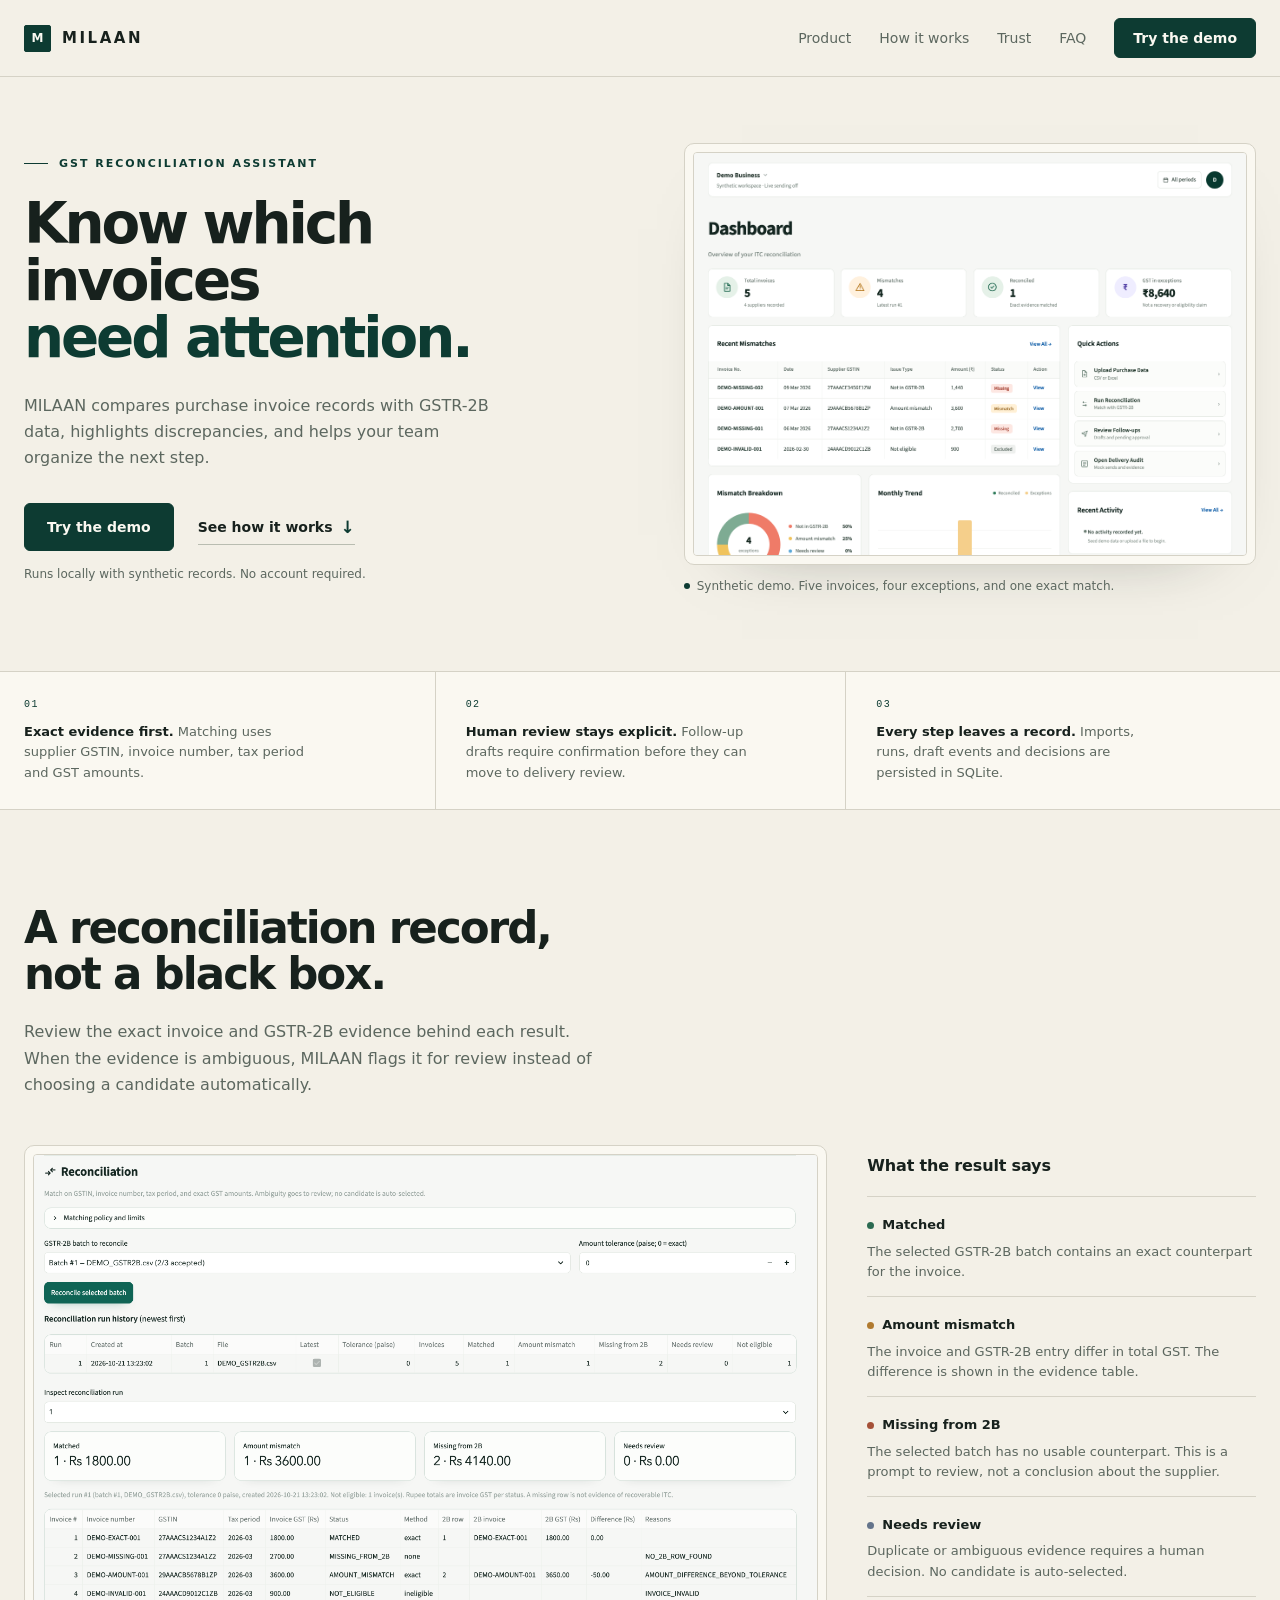
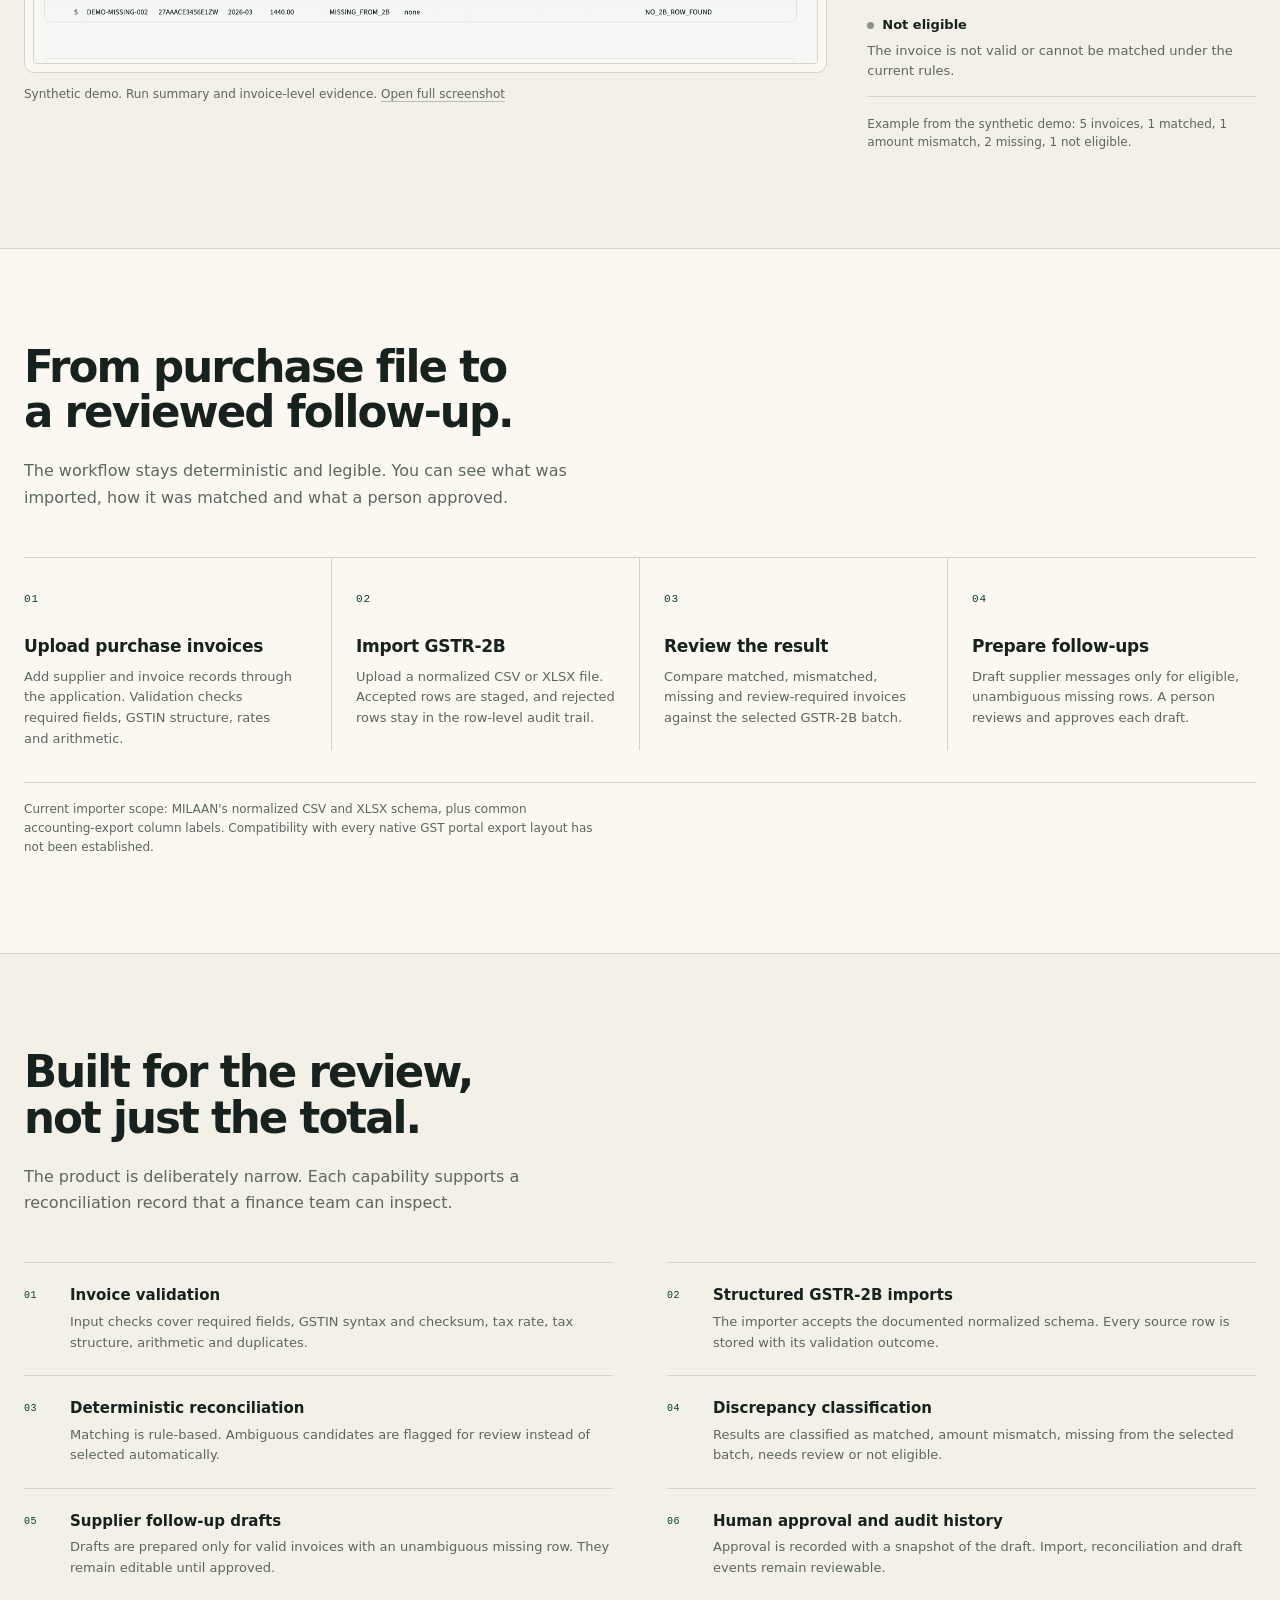
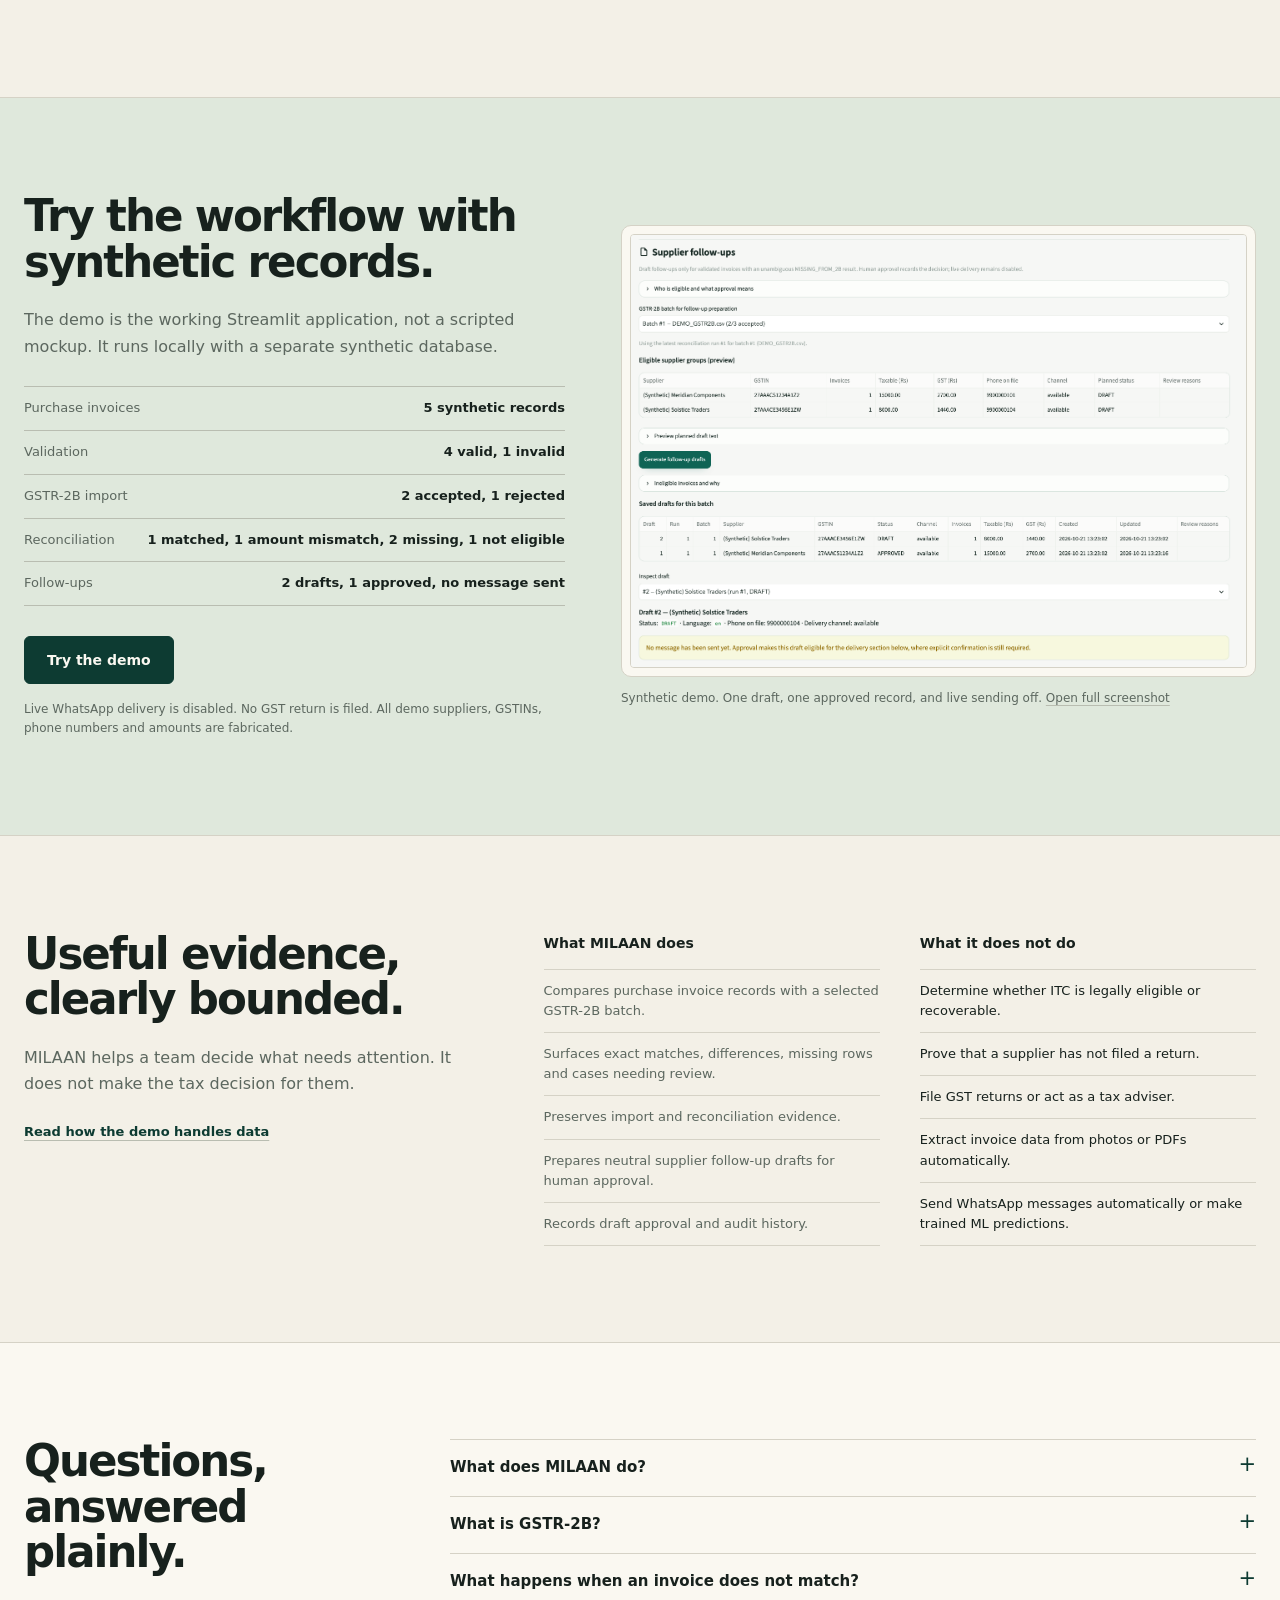
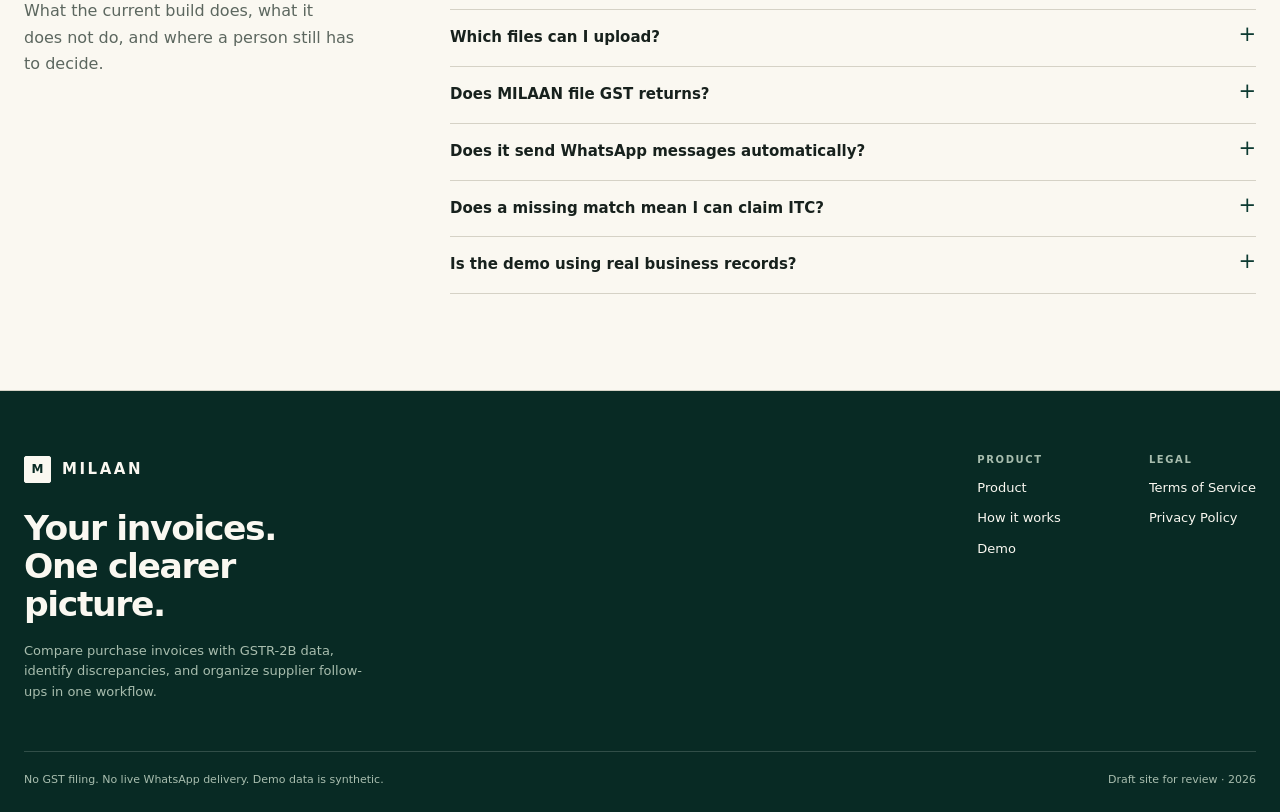
<file: site/index.html>
<!doctype html>
<html lang="en-IN">
<head>
  <meta charset="utf-8">
  <meta name="viewport" content="width=device-width, initial-scale=1">
  <meta name="robots" content="noindex">
  <title>MILAAN | GST invoice reconciliation assistant</title>
  <meta name="description" content="MILAAN compares purchase invoice records with imported GSTR-2B data, highlights discrepancies, and helps your team organize supplier follow-ups for human review.">
  <meta name="theme-color" content="#0d3b32">
  <link rel="icon" href="assets/favicon.svg" type="image/svg+xml">
  <link rel="stylesheet" href="assets/styles.css">
  <script src="assets/site.js" defer></script>
</head>
<body>
  <a class="skip-link" href="#main">Skip to content</a>

  <header class="site-header">
    <div class="shell header-row">
      <a class="brand" href="index.html" aria-label="MILAAN home">
        <span class="brand-mark" aria-hidden="true">M</span>
        <span class="brand-word">MILAAN</span>
      </a>

      <button class="nav-toggle" type="button" aria-expanded="false" aria-controls="site-nav" data-nav-toggle>
        <span class="nav-toggle-lines" aria-hidden="true">
          <span></span>
          <span></span>
        </span>
        <span class="sr-only">Open menu</span>
      </button>

      <nav class="site-nav" id="site-nav" aria-label="Primary">
        <a href="#product">Product</a>
        <a href="#how-it-works">How it works</a>
        <a href="#trust">Trust</a>
        <a href="#faq">FAQ</a>
        <a class="btn btn-primary btn-nav" href="http://127.0.0.1:8501" target="_blank" rel="noopener" data-demo-link>Try the demo</a>
      </nav>
    </div>
  </header>

  <main id="main">
    <section class="hero">
      <div class="shell hero-grid">
        <div class="hero-copy">
          <p class="eyebrow">GST reconciliation assistant</p>
          <h1>Know which invoices<br><em>need attention.</em></h1>
          <p class="hero-lede">MILAAN compares purchase invoice records with GSTR-2B data, highlights discrepancies, and helps your team organize the next step.</p>
          <div class="hero-actions">
            <a class="btn btn-primary" href="http://127.0.0.1:8501" target="_blank" rel="noopener" data-demo-link>Try the demo</a>
            <a class="link-arrow" href="#how-it-works">See how it works <span aria-hidden="true">↓</span></a>
          </div>
          <p class="hero-note">Runs locally with synthetic records. No account required.</p>
        </div>

        <figure class="hero-figure">
          <a class="shot-link" href="assets/milaan-dashboard.png" target="_blank" rel="noopener" aria-label="Open the full synthetic demo dashboard screenshot">
            <img src="assets/milaan-dashboard-crop.png" width="2544" height="1850" alt="MILAAN dashboard showing five synthetic invoices, four exceptions, and one reconciled invoice." fetchpriority="high">
          </a>
          <figcaption><span class="dot"></span>Synthetic demo. Five invoices, four exceptions, and one exact match.</figcaption>
        </figure>
      </div>
    </section>

    <section class="fact-strip" aria-label="How MILAAN works">
      <div class="shell fact-grid">
        <div class="fact">
          <span class="fact-index">01</span>
          <p><strong>Exact evidence first.</strong> Matching uses supplier GSTIN, invoice number, tax period and GST amounts.</p>
        </div>
        <div class="fact">
          <span class="fact-index">02</span>
          <p><strong>Human review stays explicit.</strong> Follow-up drafts require confirmation before they can move to delivery review.</p>
        </div>
        <div class="fact">
          <span class="fact-index">03</span>
          <p><strong>Every step leaves a record.</strong> Imports, runs, draft events and decisions are persisted in SQLite.</p>
        </div>
      </div>
    </section>

    <section class="section" id="product">
      <div class="shell">
        <div class="section-head">
          <h2>A reconciliation record, not a black box.</h2>
          <p class="section-lede">Review the exact invoice and GSTR-2B evidence behind each result. When the evidence is ambiguous, MILAAN flags it for review instead of choosing a candidate automatically.</p>
        </div>

        <div class="product-grid">
          <figure class="figure-frame">
            <a class="shot-link" href="assets/milaan-reconciliation.png" target="_blank" rel="noopener" aria-label="Open the full synthetic reconciliation screenshot">
              <img src="assets/milaan-reconciliation-crop.png" width="2950" height="1915" alt="Reconciliation summary for a synthetic GSTR-2B batch, listing matched, amount mismatch, missing, and not eligible invoices." loading="lazy">
            </a>
            <figcaption>Synthetic demo. Run summary and invoice-level evidence. <a href="assets/milaan-reconciliation.png" target="_blank" rel="noopener">Open full screenshot</a></figcaption>
          </figure>

          <div class="outcome-panel">
            <h3>What the result says</h3>
            <ul class="outcome-list">
              <li>
                <span class="status-label status-matched">Matched</span>
                <p>The selected GSTR-2B batch contains an exact counterpart for the invoice.</p>
              </li>
              <li>
                <span class="status-label status-mismatch">Amount mismatch</span>
                <p>The invoice and GSTR-2B entry differ in total GST. The difference is shown in the evidence table.</p>
              </li>
              <li>
                <span class="status-label status-missing">Missing from 2B</span>
                <p>The selected batch has no usable counterpart. This is a prompt to review, not a conclusion about the supplier.</p>
              </li>
              <li>
                <span class="status-label status-review">Needs review</span>
                <p>Duplicate or ambiguous evidence requires a human decision. No candidate is auto-selected.</p>
              </li>
              <li>
                <span class="status-label status-ineligible">Not eligible</span>
                <p>The invoice is not valid or cannot be matched under the current rules.</p>
              </li>
            </ul>
            <p class="example-note">Example from the synthetic demo: 5 invoices, 1 matched, 1 amount mismatch, 2 missing, 1 not eligible.</p>
          </div>
        </div>
      </div>
    </section>

    <section class="section section-quiet" id="how-it-works">
      <div class="shell">
        <div class="section-head">
          <h2>From purchase file to a reviewed follow-up.</h2>
          <p class="section-lede">The workflow stays deterministic and legible. You can see what was imported, how it was matched and what a person approved.</p>
        </div>

        <ol class="steps">
          <li class="step">
            <span class="step-num">01</span>
            <h3>Upload purchase invoices</h3>
            <p>Add supplier and invoice records through the application. Validation checks required fields, GSTIN structure, rates and arithmetic.</p>
          </li>
          <li class="step">
            <span class="step-num">02</span>
            <h3>Import GSTR-2B</h3>
            <p>Upload a normalized CSV or XLSX file. Accepted rows are staged, and rejected rows stay in the row-level audit trail.</p>
          </li>
          <li class="step">
            <span class="step-num">03</span>
            <h3>Review the result</h3>
            <p>Compare matched, mismatched, missing and review-required invoices against the selected GSTR-2B batch.</p>
          </li>
          <li class="step">
            <span class="step-num">04</span>
            <h3>Prepare follow-ups</h3>
            <p>Draft supplier messages only for eligible, unambiguous missing rows. A person reviews and approves each draft.</p>
          </li>
        </ol>

        <p class="scope-note"><span>Current importer scope: MILAAN's normalized CSV and XLSX schema, plus common accounting-export column labels. Compatibility with every native GST portal export layout has not been established.</span></p>
      </div>
    </section>

    <section class="section" id="capabilities">
      <div class="shell">
        <div class="section-head">
          <h2>Built for the review, not just the total.</h2>
          <p class="section-lede">The product is deliberately narrow. Each capability supports a reconciliation record that a finance team can inspect.</p>
        </div>

        <dl class="capability-list">
          <div class="capability">
            <span class="capability-num">01</span>
            <div>
              <h3>Invoice validation</h3>
              <p>Input checks cover required fields, GSTIN syntax and checksum, tax rate, tax structure, arithmetic and duplicates.</p>
            </div>
          </div>
          <div class="capability">
            <span class="capability-num">02</span>
            <div>
              <h3>Structured GSTR-2B imports</h3>
              <p>The importer accepts the documented normalized schema. Every source row is stored with its validation outcome.</p>
            </div>
          </div>
          <div class="capability">
            <span class="capability-num">03</span>
            <div>
              <h3>Deterministic reconciliation</h3>
              <p>Matching is rule-based. Ambiguous candidates are flagged for review instead of selected automatically.</p>
            </div>
          </div>
          <div class="capability">
            <span class="capability-num">04</span>
            <div>
              <h3>Discrepancy classification</h3>
              <p>Results are classified as matched, amount mismatch, missing from the selected batch, needs review or not eligible.</p>
            </div>
          </div>
          <div class="capability">
            <span class="capability-num">05</span>
            <div>
              <h3>Supplier follow-up drafts</h3>
              <p>Drafts are prepared only for valid invoices with an unambiguous missing row. They remain editable until approved.</p>
            </div>
          </div>
          <div class="capability">
            <span class="capability-num">06</span>
            <div>
              <h3>Human approval and audit history</h3>
              <p>Approval is recorded with a snapshot of the draft. Import, reconciliation and draft events remain reviewable.</p>
            </div>
          </div>
        </dl>
      </div>
    </section>

    <section class="section demo" id="demo">
      <div class="shell demo-grid">
        <div>
          <h2>Try the workflow with synthetic records.</h2>
          <p class="section-lede">The demo is the working Streamlit application, not a scripted mockup. It runs locally with a separate synthetic database.</p>

          <ul class="demo-list">
            <li><span>Purchase invoices</span><strong>5 synthetic records</strong></li>
            <li><span>Validation</span><strong>4 valid, 1 invalid</strong></li>
            <li><span>GSTR-2B import</span><strong>2 accepted, 1 rejected</strong></li>
            <li><span>Reconciliation</span><strong>1 matched, 1 amount mismatch, 2 missing, 1 not eligible</strong></li>
            <li><span>Follow-ups</span><strong>2 drafts, 1 approved, no message sent</strong></li>
          </ul>

          <a class="btn btn-primary" href="http://127.0.0.1:8501" target="_blank" rel="noopener" data-demo-link>Try the demo</a>
          <p class="demo-note">Live WhatsApp delivery is disabled. No GST return is filed. All demo suppliers, GSTINs, phone numbers and amounts are fabricated.</p>
        </div>

        <figure class="figure-frame">
          <a class="shot-link" href="assets/milaan-followups.png" target="_blank" rel="noopener" aria-label="Open the full synthetic follow-up screenshot">
            <img src="assets/milaan-followups-crop.png" width="2950" height="2070" alt="Supplier follow-up drafts with one draft and one approved record in the synthetic demo. No message was sent." loading="lazy">
          </a>
          <figcaption>Synthetic demo. One draft, one approved record, and live sending off. <a href="assets/milaan-followups.png" target="_blank" rel="noopener">Open full screenshot</a></figcaption>
        </figure>
      </div>
    </section>

    <section class="section" id="trust">
      <div class="shell trust-grid">
        <div class="trust-intro">
          <h2>Useful evidence, clearly bounded.</h2>
          <p class="section-lede">MILAAN helps a team decide what needs attention. It does not make the tax decision for them.</p>
          <a class="privacy-link" href="privacy.html">Read how the demo handles data</a>
        </div>

        <div class="trust-columns">
          <div class="trust-list">
            <h3>What MILAAN does</h3>
            <ul>
              <li>Compares purchase invoice records with a selected GSTR-2B batch.</li>
              <li>Surfaces exact matches, differences, missing rows and cases needing review.</li>
              <li>Preserves import and reconciliation evidence.</li>
              <li>Prepares neutral supplier follow-up drafts for human approval.</li>
              <li>Records draft approval and audit history.</li>
            </ul>
          </div>
          <div class="trust-list is-boundary">
            <h3>What it does not do</h3>
            <ul>
              <li>Determine whether ITC is legally eligible or recoverable.</li>
              <li>Prove that a supplier has not filed a return.</li>
              <li>File GST returns or act as a tax adviser.</li>
              <li>Extract invoice data from photos or PDFs automatically.</li>
              <li>Send WhatsApp messages automatically or make trained ML predictions.</li>
            </ul>
          </div>
        </div>
      </div>
    </section>

    <section class="section section-quiet" id="faq">
      <div class="shell faq-grid">
        <div>
          <h2>Questions, answered plainly.</h2>
          <p class="section-lede">What the current build does, what it does not do, and where a person still has to decide.</p>
        </div>

        <div class="faq-list">
          <details>
            <summary>What does MILAAN do?</summary>
            <p>It compares purchase invoice records with imported GSTR-2B data, identifies discrepancies, stores the evidence and prepares supplier follow-up drafts for human review.</p>
          </details>
          <details>
            <summary>What is GSTR-2B?</summary>
            <p>GSTR-2B is a GST return statement that summarises input tax credit available to a registered buyer for a tax period. MILAAN uses an imported, normalized copy. It does not connect to the GST portal.</p>
          </details>
          <details>
            <summary>What happens when an invoice does not match?</summary>
            <p>MILAAN classifies it, for example as an amount mismatch, missing from the selected batch, or needing review. A missing match is a prompt to check the evidence, not a conclusion about the supplier or ITC.</p>
          </details>
          <details>
            <summary>Which files can I upload?</summary>
            <p>The current importer accepts a normalized CSV or XLSX schema with supplier GSTIN, invoice number, invoice date, tax period and tax amounts. Common accounting-export labels are also recognized. Every native portal export layout is not supported.</p>
          </details>
          <details>
            <summary>Does MILAAN file GST returns?</summary>
            <p>No. It does not file returns or connect to a government filing system.</p>
          </details>
          <details>
            <summary>Does it send WhatsApp messages automatically?</summary>
            <p>No. Follow-up drafts require human approval, and live WhatsApp delivery is disabled in this build. The demo can record mock delivery only.</p>
          </details>
          <details>
            <summary>Does a missing match mean I can claim ITC?</summary>
            <p>No. A missing match only means the selected GSTR-2B batch has no usable counterpart. It does not establish supplier non-filing, ITC eligibility or recoverability.</p>
          </details>
          <details>
            <summary>Is the demo using real business records?</summary>
            <p>No. Every supplier, GSTIN, phone number and amount in the demo is synthetic.</p>
          </details>
        </div>
      </div>
    </section>
  </main>

  <footer class="site-footer">
    <div class="shell">
      <div class="footer-top">
        <div class="footer-brand">
          <a class="brand" href="index.html" aria-label="MILAAN home">
            <span class="brand-mark" aria-hidden="true">M</span>
            <span class="brand-word">MILAAN</span>
          </a>
          <p class="footer-tagline">Your invoices. One clearer picture.</p>
          <p class="footer-copy">Compare purchase invoices with GSTR-2B data, identify discrepancies, and organize supplier follow-ups in one workflow.</p>
        </div>

        <div class="footer-links">
          <div>
            <h2>Product</h2>
            <a href="#product">Product</a>
            <a href="#how-it-works">How it works</a>
            <a href="http://127.0.0.1:8501" target="_blank" rel="noopener" data-demo-link>Demo</a>
          </div>
          <div>
            <h2>Legal</h2>
            <a href="terms.html">Terms of Service</a>
            <a href="privacy.html">Privacy Policy</a>
          </div>
        </div>
      </div>

      <div class="footer-bottom">
        <p>No GST filing. No live WhatsApp delivery. Demo data is synthetic.</p>
        <p>Draft site for review · 2026</p>
      </div>
    </div>
  </footer>
</body>
</html>
</file>
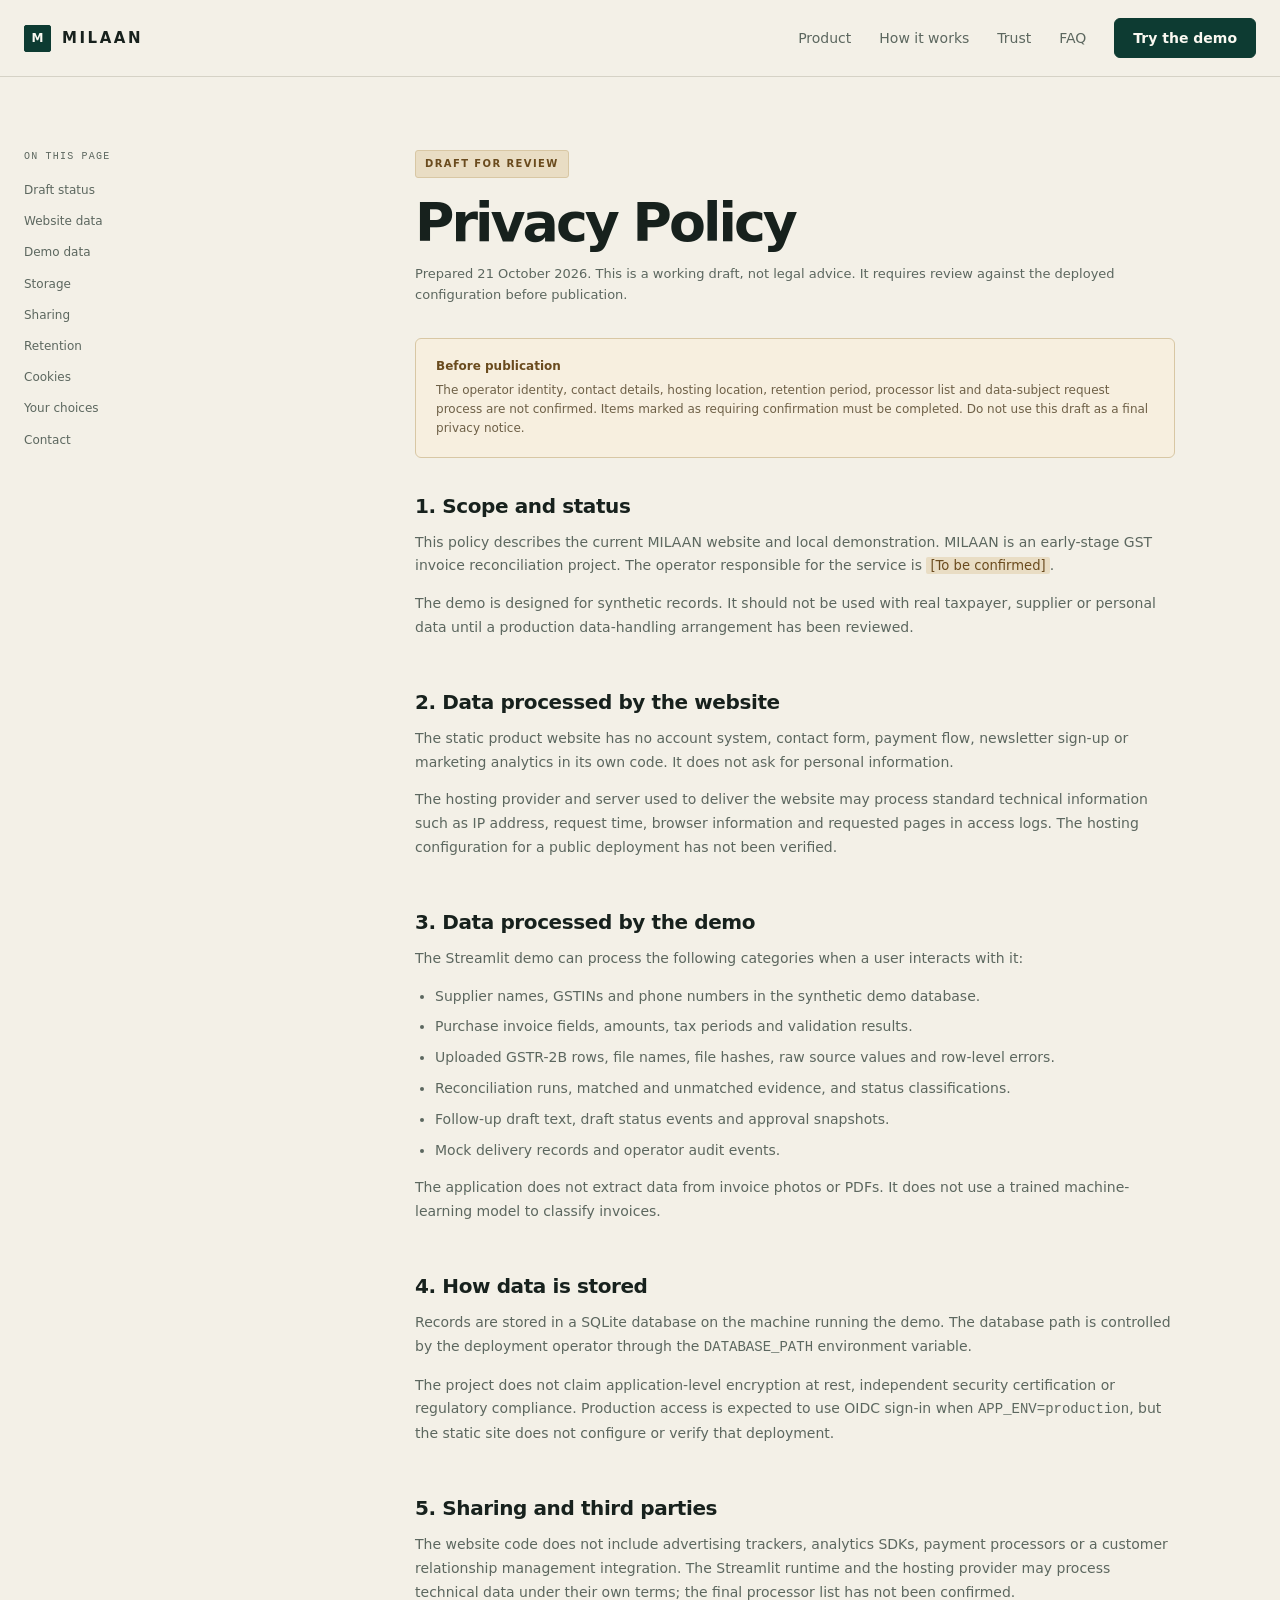
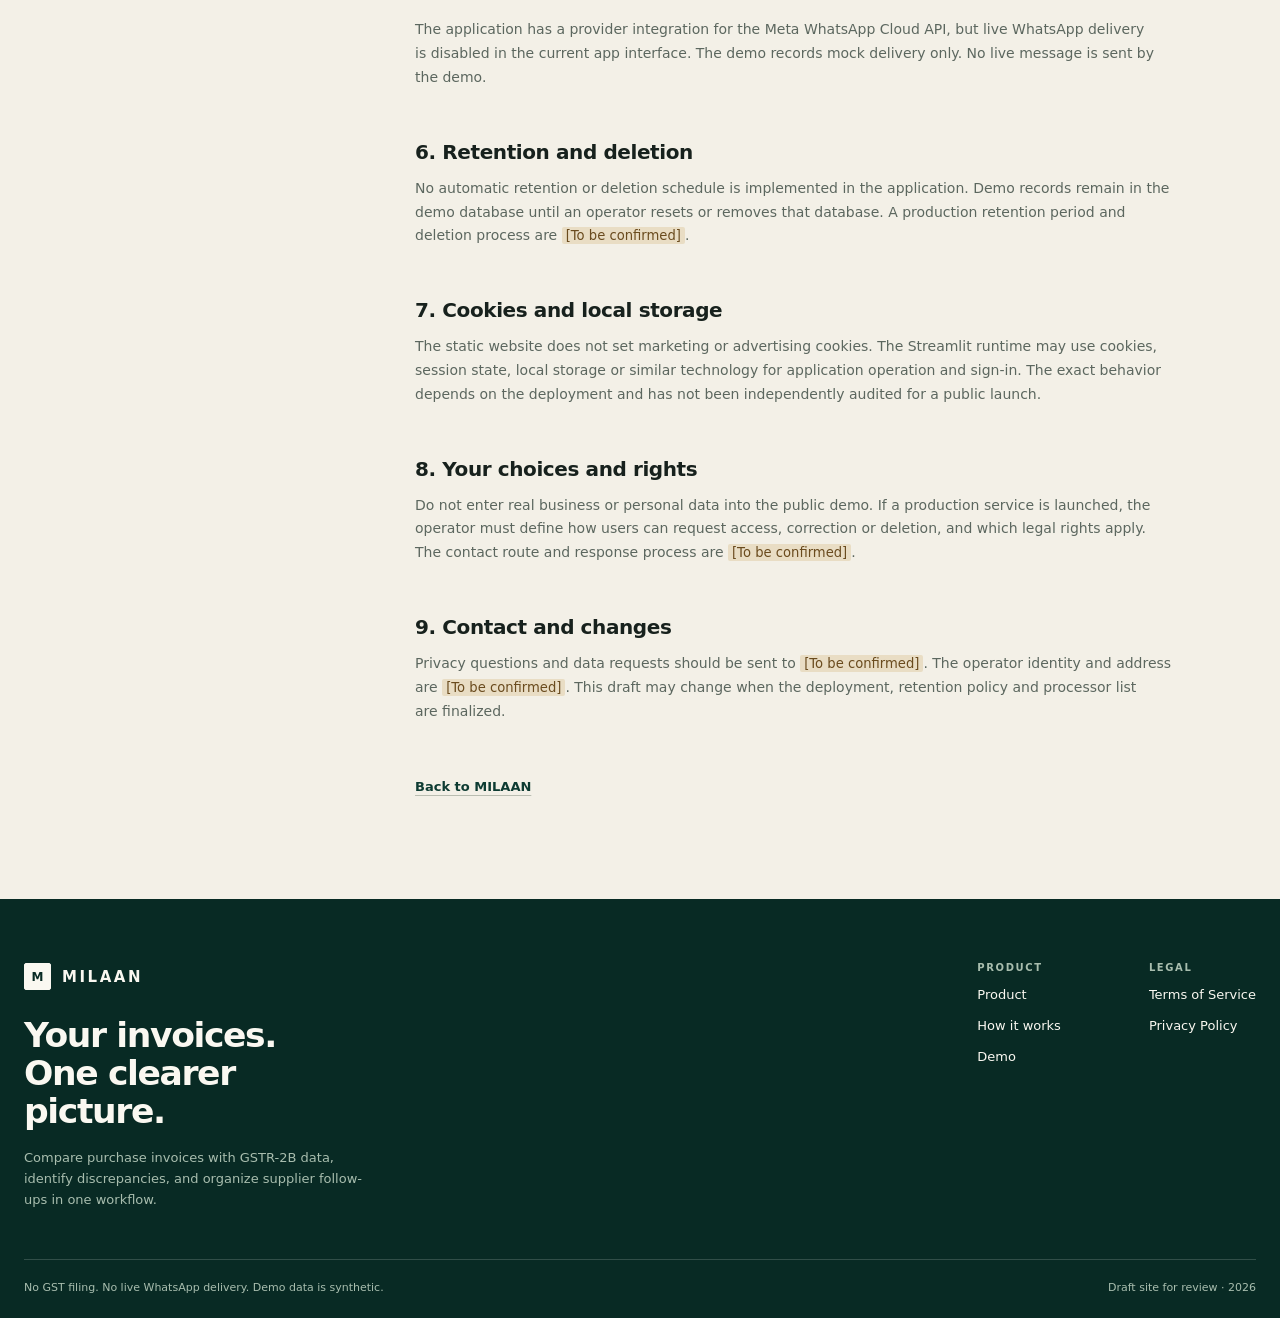
<file: site/privacy.html>
<!doctype html>
<html lang="en-IN">
<head>
  <meta charset="utf-8">
  <meta name="viewport" content="width=device-width, initial-scale=1">
  <meta name="robots" content="noindex">
  <title>Privacy Policy | MILAAN</title>
  <meta name="description" content="Draft Privacy Policy for the MILAAN GST invoice reconciliation demo.">
  <meta name="theme-color" content="#0d3b32">
  <link rel="icon" href="assets/favicon.svg" type="image/svg+xml">
  <link rel="stylesheet" href="assets/styles.css">
  <script src="assets/site.js" defer></script>
</head>
<body>
  <a class="skip-link" href="#main">Skip to content</a>

  <header class="site-header">
    <div class="shell header-row">
      <a class="brand" href="index.html" aria-label="MILAAN home">
        <span class="brand-mark" aria-hidden="true">M</span>
        <span class="brand-word">MILAAN</span>
      </a>

      <button class="nav-toggle" type="button" aria-expanded="false" aria-controls="site-nav" data-nav-toggle>
        <span class="nav-toggle-lines" aria-hidden="true">
          <span></span>
          <span></span>
        </span>
        <span class="sr-only">Open menu</span>
      </button>

      <nav class="site-nav" id="site-nav" aria-label="Primary">
        <a href="index.html#product">Product</a>
        <a href="index.html#how-it-works">How it works</a>
        <a href="index.html#trust">Trust</a>
        <a href="index.html#faq">FAQ</a>
        <a class="btn btn-primary btn-nav" href="http://127.0.0.1:8501" target="_blank" rel="noopener" data-demo-link>Try the demo</a>
      </nav>
    </div>
  </header>

  <main class="legal-main" id="main">
    <div class="shell legal-layout">
      <aside class="legal-aside" aria-label="On this page">
        <p>On this page</p>
        <a href="#status">Draft status</a>
        <a href="#site-data">Website data</a>
        <a href="#demo-data">Demo data</a>
        <a href="#storage">Storage</a>
        <a href="#sharing">Sharing</a>
        <a href="#retention">Retention</a>
        <a href="#cookies">Cookies</a>
        <a href="#rights">Your choices</a>
        <a href="#contact">Contact</a>
      </aside>

      <div class="legal-content">
        <p class="draft-badge">Draft for review</p>
        <h1>Privacy Policy</h1>
        <p class="legal-meta">Prepared 21 October 2026. This is a working draft, not legal advice. It requires review against the deployed configuration before publication.</p>

        <div class="review-note">
          <strong>Before publication</strong>
          <p>The operator identity, contact details, hosting location, retention period, processor list and data-subject request process are not confirmed. Items marked as requiring confirmation must be completed. Do not use this draft as a final privacy notice.</p>
        </div>

        <section class="legal-section" id="status">
          <h2>1. Scope and status</h2>
          <p>This policy describes the current MILAAN website and local demonstration. MILAAN is an early-stage GST invoice reconciliation project. The operator responsible for the service is <span class="needs-review">[To be confirmed]</span>.</p>
          <p>The demo is designed for synthetic records. It should not be used with real taxpayer, supplier or personal data until a production data-handling arrangement has been reviewed.</p>
        </section>

        <section class="legal-section" id="site-data">
          <h2>2. Data processed by the website</h2>
          <p>The static product website has no account system, contact form, payment flow, newsletter sign-up or marketing analytics in its own code. It does not ask for personal information.</p>
          <p>The hosting provider and server used to deliver the website may process standard technical information such as IP address, request time, browser information and requested pages in access logs. The hosting configuration for a public deployment has not been verified.</p>
        </section>

        <section class="legal-section" id="demo-data">
          <h2>3. Data processed by the demo</h2>
          <p>The Streamlit demo can process the following categories when a user interacts with it:</p>
          <ul>
            <li>Supplier names, GSTINs and phone numbers in the synthetic demo database.</li>
            <li>Purchase invoice fields, amounts, tax periods and validation results.</li>
            <li>Uploaded GSTR-2B rows, file names, file hashes, raw source values and row-level errors.</li>
            <li>Reconciliation runs, matched and unmatched evidence, and status classifications.</li>
            <li>Follow-up draft text, draft status events and approval snapshots.</li>
            <li>Mock delivery records and operator audit events.</li>
          </ul>
          <p>The application does not extract data from invoice photos or PDFs. It does not use a trained machine-learning model to classify invoices.</p>
        </section>

        <section class="legal-section" id="storage">
          <h2>4. How data is stored</h2>
          <p>Records are stored in a SQLite database on the machine running the demo. The database path is controlled by the deployment operator through the <code>DATABASE_PATH</code> environment variable.</p>
          <p>The project does not claim application-level encryption at rest, independent security certification or regulatory compliance. Production access is expected to use OIDC sign-in when <code>APP_ENV=production</code>, but the static site does not configure or verify that deployment.</p>
        </section>

        <section class="legal-section" id="sharing">
          <h2>5. Sharing and third parties</h2>
          <p>The website code does not include advertising trackers, analytics SDKs, payment processors or a customer relationship management integration. The Streamlit runtime and the hosting provider may process technical data under their own terms; the final processor list has not been confirmed.</p>
          <p>The application has a provider integration for the Meta WhatsApp Cloud API, but live WhatsApp delivery is disabled in the current app interface. The demo records mock delivery only. No live message is sent by the demo.</p>
        </section>

        <section class="legal-section" id="retention">
          <h2>6. Retention and deletion</h2>
          <p>No automatic retention or deletion schedule is implemented in the application. Demo records remain in the demo database until an operator resets or removes that database. A production retention period and deletion process are <span class="needs-review">[To be confirmed]</span>.</p>
        </section>

        <section class="legal-section" id="cookies">
          <h2>7. Cookies and local storage</h2>
          <p>The static website does not set marketing or advertising cookies. The Streamlit runtime may use cookies, session state, local storage or similar technology for application operation and sign-in. The exact behavior depends on the deployment and has not been independently audited for a public launch.</p>
        </section>

        <section class="legal-section" id="rights">
          <h2>8. Your choices and rights</h2>
          <p>Do not enter real business or personal data into the public demo. If a production service is launched, the operator must define how users can request access, correction or deletion, and which legal rights apply. The contact route and response process are <span class="needs-review">[To be confirmed]</span>.</p>
        </section>

        <section class="legal-section" id="contact">
          <h2>9. Contact and changes</h2>
          <p>Privacy questions and data requests should be sent to <span class="needs-review">[To be confirmed]</span>. The operator identity and address are <span class="needs-review">[To be confirmed]</span>. This draft may change when the deployment, retention policy and processor list are finalized.</p>
        </section>

        <a class="legal-back" href="index.html">Back to MILAAN</a>
      </div>
    </div>
  </main>

  <footer class="site-footer">
    <div class="shell">
      <div class="footer-top">
        <div class="footer-brand">
          <a class="brand" href="index.html" aria-label="MILAAN home">
            <span class="brand-mark" aria-hidden="true">M</span>
            <span class="brand-word">MILAAN</span>
          </a>
          <p class="footer-tagline">Your invoices. One clearer picture.</p>
          <p class="footer-copy">Compare purchase invoices with GSTR-2B data, identify discrepancies, and organize supplier follow-ups in one workflow.</p>
        </div>

        <div class="footer-links">
          <div>
            <h2>Product</h2>
            <a href="index.html#product">Product</a>
            <a href="index.html#how-it-works">How it works</a>
            <a href="http://127.0.0.1:8501" target="_blank" rel="noopener" data-demo-link>Demo</a>
          </div>
          <div>
            <h2>Legal</h2>
            <a href="terms.html">Terms of Service</a>
            <a href="privacy.html">Privacy Policy</a>
          </div>
        </div>
      </div>

      <div class="footer-bottom">
        <p>No GST filing. No live WhatsApp delivery. Demo data is synthetic.</p>
        <p>Draft site for review · 2026</p>
      </div>
    </div>
  </footer>
</body>
</html>
</file>
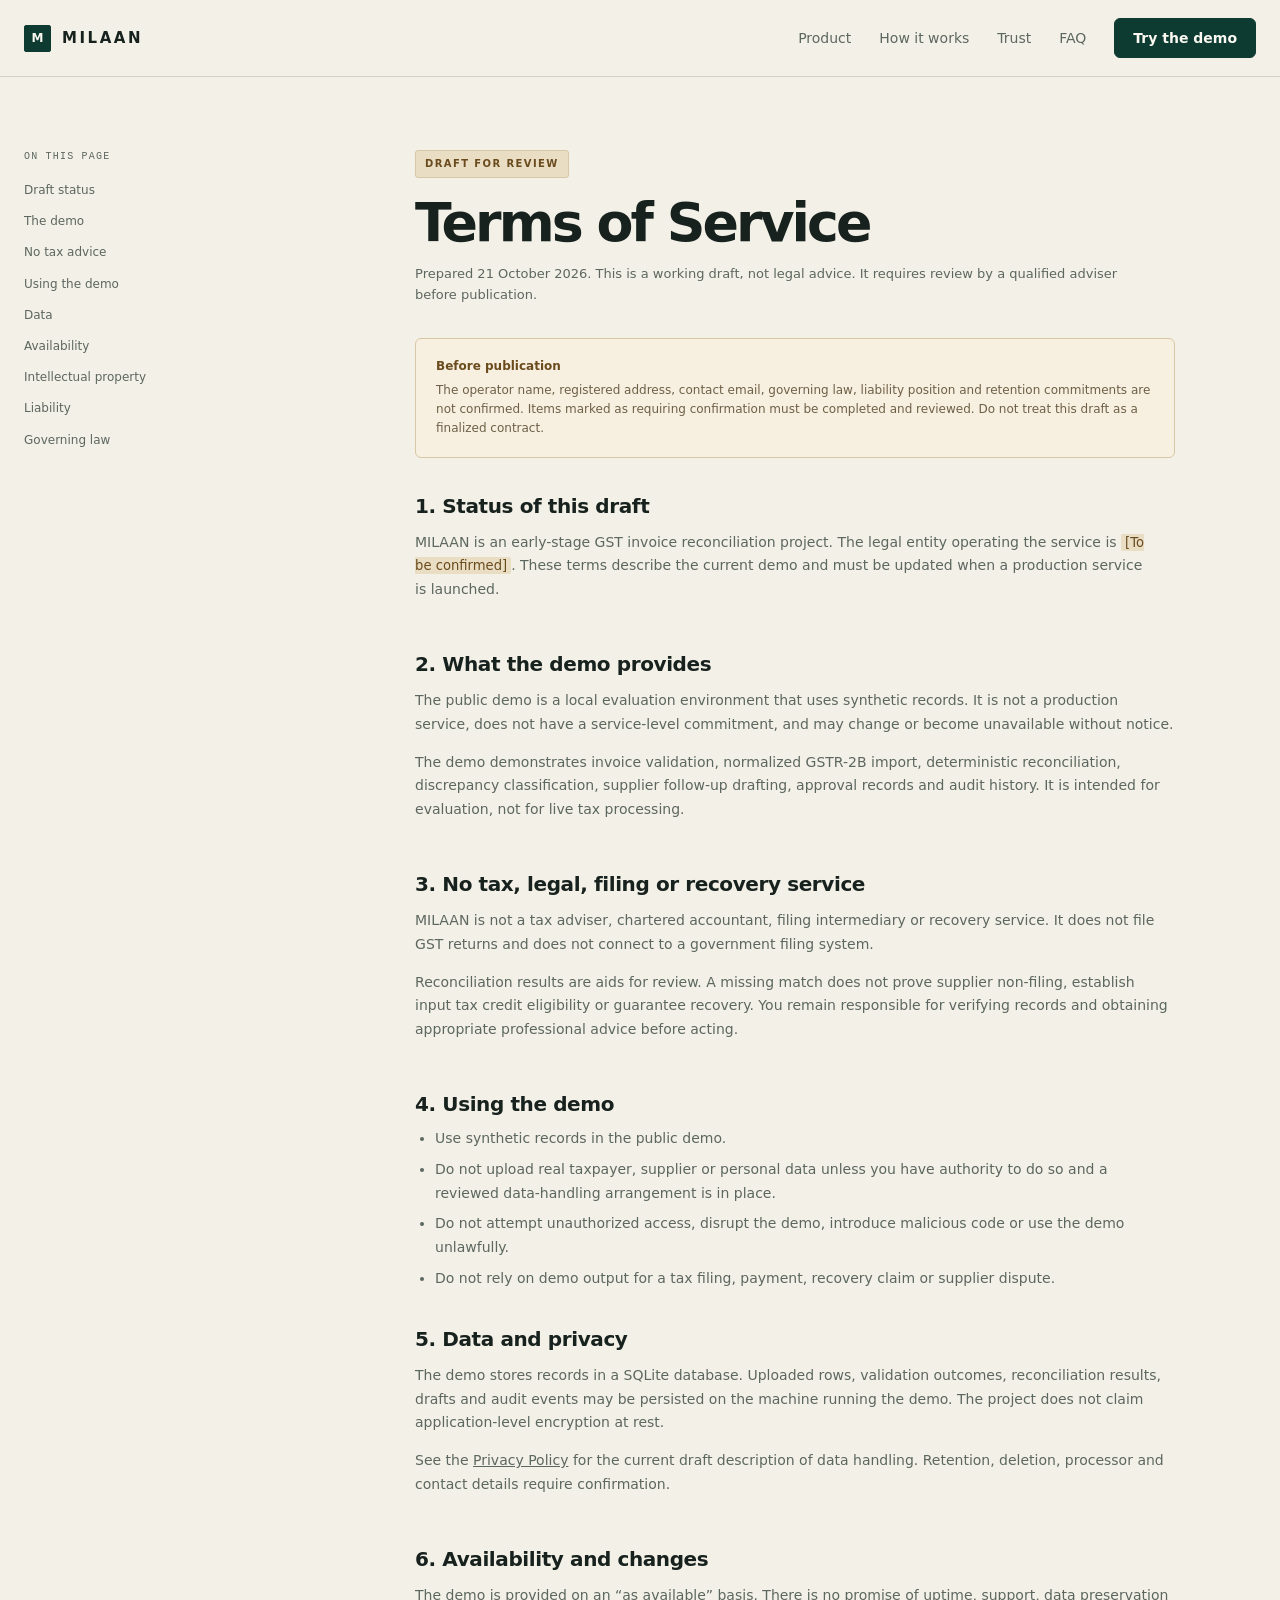
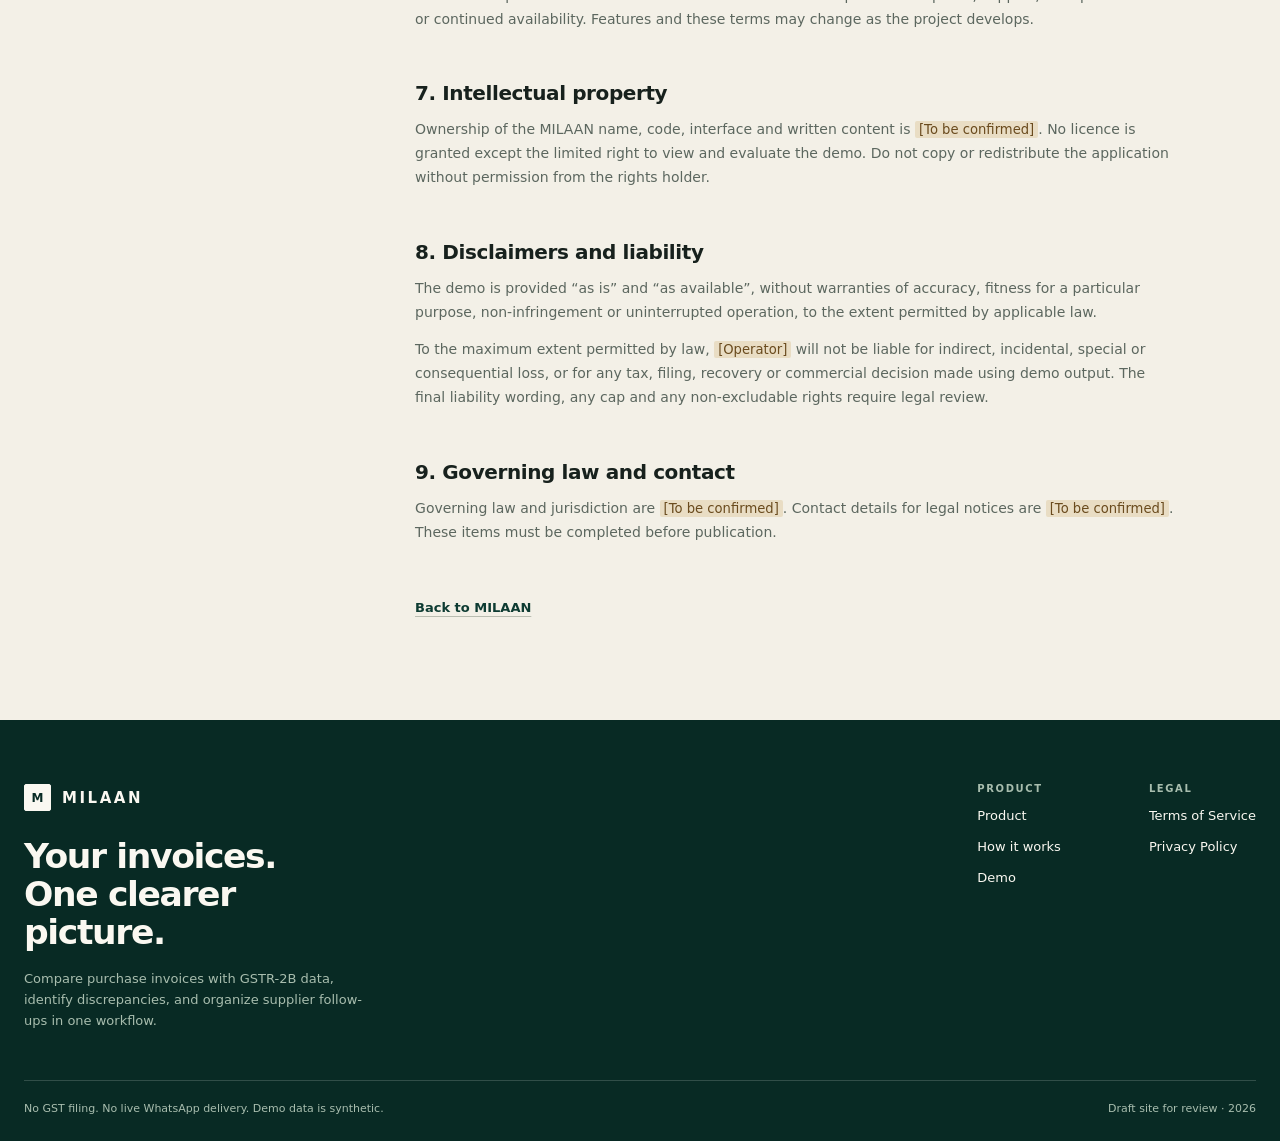
<file: site/terms.html>
<!doctype html>
<html lang="en-IN">
<head>
  <meta charset="utf-8">
  <meta name="viewport" content="width=device-width, initial-scale=1">
  <meta name="robots" content="noindex">
  <title>Terms of Service | MILAAN</title>
  <meta name="description" content="Draft Terms of Service for the MILAAN GST invoice reconciliation demo.">
  <meta name="theme-color" content="#0d3b32">
  <link rel="icon" href="assets/favicon.svg" type="image/svg+xml">
  <link rel="stylesheet" href="assets/styles.css">
  <script src="assets/site.js" defer></script>
</head>
<body>
  <a class="skip-link" href="#main">Skip to content</a>

  <header class="site-header">
    <div class="shell header-row">
      <a class="brand" href="index.html" aria-label="MILAAN home">
        <span class="brand-mark" aria-hidden="true">M</span>
        <span class="brand-word">MILAAN</span>
      </a>

      <button class="nav-toggle" type="button" aria-expanded="false" aria-controls="site-nav" data-nav-toggle>
        <span class="nav-toggle-lines" aria-hidden="true">
          <span></span>
          <span></span>
        </span>
        <span class="sr-only">Open menu</span>
      </button>

      <nav class="site-nav" id="site-nav" aria-label="Primary">
        <a href="index.html#product">Product</a>
        <a href="index.html#how-it-works">How it works</a>
        <a href="index.html#trust">Trust</a>
        <a href="index.html#faq">FAQ</a>
        <a class="btn btn-primary btn-nav" href="http://127.0.0.1:8501" target="_blank" rel="noopener" data-demo-link>Try the demo</a>
      </nav>
    </div>
  </header>

  <main class="legal-main" id="main">
    <div class="shell legal-layout">
      <aside class="legal-aside" aria-label="On this page">
        <p>On this page</p>
        <a href="#status">Draft status</a>
        <a href="#service">The demo</a>
        <a href="#not-tax">No tax advice</a>
        <a href="#use">Using the demo</a>
        <a href="#data">Data</a>
        <a href="#availability">Availability</a>
        <a href="#ip">Intellectual property</a>
        <a href="#liability">Liability</a>
        <a href="#law">Governing law</a>
      </aside>

      <div class="legal-content">
        <p class="draft-badge">Draft for review</p>
        <h1>Terms of Service</h1>
        <p class="legal-meta">Prepared 21 October 2026. This is a working draft, not legal advice. It requires review by a qualified adviser before publication.</p>

        <div class="review-note">
          <strong>Before publication</strong>
          <p>The operator name, registered address, contact email, governing law, liability position and retention commitments are not confirmed. Items marked as requiring confirmation must be completed and reviewed. Do not treat this draft as a finalized contract.</p>
        </div>

        <section class="legal-section" id="status">
          <h2>1. Status of this draft</h2>
          <p>MILAAN is an early-stage GST invoice reconciliation project. The legal entity operating the service is <span class="needs-review">[To be confirmed]</span>. These terms describe the current demo and must be updated when a production service is launched.</p>
        </section>

        <section class="legal-section" id="service">
          <h2>2. What the demo provides</h2>
          <p>The public demo is a local evaluation environment that uses synthetic records. It is not a production service, does not have a service-level commitment, and may change or become unavailable without notice.</p>
          <p>The demo demonstrates invoice validation, normalized GSTR-2B import, deterministic reconciliation, discrepancy classification, supplier follow-up drafting, approval records and audit history. It is intended for evaluation, not for live tax processing.</p>
        </section>

        <section class="legal-section" id="not-tax">
          <h2>3. No tax, legal, filing or recovery service</h2>
          <p>MILAAN is not a tax adviser, chartered accountant, filing intermediary or recovery service. It does not file GST returns and does not connect to a government filing system.</p>
          <p>Reconciliation results are aids for review. A missing match does not prove supplier non-filing, establish input tax credit eligibility or guarantee recovery. You remain responsible for verifying records and obtaining appropriate professional advice before acting.</p>
        </section>

        <section class="legal-section" id="use">
          <h2>4. Using the demo</h2>
          <ul>
            <li>Use synthetic records in the public demo.</li>
            <li>Do not upload real taxpayer, supplier or personal data unless you have authority to do so and a reviewed data-handling arrangement is in place.</li>
            <li>Do not attempt unauthorized access, disrupt the demo, introduce malicious code or use the demo unlawfully.</li>
            <li>Do not rely on demo output for a tax filing, payment, recovery claim or supplier dispute.</li>
          </ul>
        </section>

        <section class="legal-section" id="data">
          <h2>5. Data and privacy</h2>
          <p>The demo stores records in a SQLite database. Uploaded rows, validation outcomes, reconciliation results, drafts and audit events may be persisted on the machine running the demo. The project does not claim application-level encryption at rest.</p>
          <p>See the <a href="privacy.html">Privacy Policy</a> for the current draft description of data handling. Retention, deletion, processor and contact details require confirmation.</p>
        </section>

        <section class="legal-section" id="availability">
          <h2>6. Availability and changes</h2>
          <p>The demo is provided on an “as available” basis. There is no promise of uptime, support, data preservation or continued availability. Features and these terms may change as the project develops.</p>
        </section>

        <section class="legal-section" id="ip">
          <h2>7. Intellectual property</h2>
          <p>Ownership of the MILAAN name, code, interface and written content is <span class="needs-review">[To be confirmed]</span>. No licence is granted except the limited right to view and evaluate the demo. Do not copy or redistribute the application without permission from the rights holder.</p>
        </section>

        <section class="legal-section" id="liability">
          <h2>8. Disclaimers and liability</h2>
          <p>The demo is provided “as is” and “as available”, without warranties of accuracy, fitness for a particular purpose, non-infringement or uninterrupted operation, to the extent permitted by applicable law.</p>
          <p>To the maximum extent permitted by law, <span class="needs-review">[Operator]</span> will not be liable for indirect, incidental, special or consequential loss, or for any tax, filing, recovery or commercial decision made using demo output. The final liability wording, any cap and any non-excludable rights require legal review.</p>
        </section>

        <section class="legal-section" id="law">
          <h2>9. Governing law and contact</h2>
          <p>Governing law and jurisdiction are <span class="needs-review">[To be confirmed]</span>. Contact details for legal notices are <span class="needs-review">[To be confirmed]</span>. These items must be completed before publication.</p>
        </section>

        <a class="legal-back" href="index.html">Back to MILAAN</a>
      </div>
    </div>
  </main>

  <footer class="site-footer">
    <div class="shell">
      <div class="footer-top">
        <div class="footer-brand">
          <a class="brand" href="index.html" aria-label="MILAAN home">
            <span class="brand-mark" aria-hidden="true">M</span>
            <span class="brand-word">MILAAN</span>
          </a>
          <p class="footer-tagline">Your invoices. One clearer picture.</p>
          <p class="footer-copy">Compare purchase invoices with GSTR-2B data, identify discrepancies, and organize supplier follow-ups in one workflow.</p>
        </div>

        <div class="footer-links">
          <div>
            <h2>Product</h2>
            <a href="index.html#product">Product</a>
            <a href="index.html#how-it-works">How it works</a>
            <a href="http://127.0.0.1:8501" target="_blank" rel="noopener" data-demo-link>Demo</a>
          </div>
          <div>
            <h2>Legal</h2>
            <a href="terms.html">Terms of Service</a>
            <a href="privacy.html">Privacy Policy</a>
          </div>
        </div>
      </div>

      <div class="footer-bottom">
        <p>No GST filing. No live WhatsApp delivery. Demo data is synthetic.</p>
        <p>Draft site for review · 2026</p>
      </div>
    </div>
  </footer>
</body>
</html>
</file>
<file: site/assets/styles.css>
:root {
  --paper: #f3f0e7;
  --paper-raised: #faf8f1;
  --paper-quiet: #ebe9df;
  --ink: #17211d;
  --muted: #5c675f;
  --green: #0d3b32;
  --green-deep: #082a24;
  --green-soft: #dfe8dc;
  --sage: #a9b8a4;
  --line: #d5d2c6;
  --line-strong: #b9bdb1;
  --sand: #e9ddc4;
  --warning: #8a5a21;
  --font-sans: "Avenir Next", Avenir, "Segoe UI", system-ui, -apple-system, sans-serif;
  --font-mono: "SFMono-Regular", "Cascadia Mono", "Roboto Mono", monospace;
  --radius: 6px;
  --radius-large: 10px;
  --shell: 1240px;
  --shadow: 0 28px 70px -58px rgba(23, 33, 29, 0.55);
}

*,
*::before,
*::after {
  box-sizing: border-box;
}

html {
  scroll-behavior: smooth;
}

body {
  margin: 0;
  overflow-x: clip;
  background: var(--paper);
  color: var(--ink);
  font-family: var(--font-sans);
  font-size: 16px;
  line-height: 1.6;
  -webkit-font-smoothing: antialiased;
  text-rendering: optimizeLegibility;
}

img {
  display: block;
  max-width: 100%;
  height: auto;
}

a {
  color: inherit;
}

button {
  font: inherit;
}

::selection {
  background: var(--green-soft);
  color: var(--green-deep);
}

:focus-visible {
  outline: 2px solid var(--green);
  outline-offset: 3px;
}

.shell {
  width: min(calc(100% - 48px), var(--shell));
  margin-inline: auto;
}

.sr-only {
  position: absolute;
  width: 1px;
  height: 1px;
  padding: 0;
  margin: -1px;
  overflow: hidden;
  clip: rect(0, 0, 0, 0);
  white-space: nowrap;
  border: 0;
}

.skip-link {
  position: fixed;
  top: 12px;
  left: 12px;
  z-index: 100;
  padding: 10px 14px;
  background: var(--green);
  color: var(--paper-raised);
  border-radius: var(--radius);
  transform: translateY(-160%);
  text-decoration: none;
}

.skip-link:focus {
  transform: translateY(0);
}

.site-header {
  position: sticky;
  top: 0;
  z-index: 50;
  background: var(--paper);
  border-bottom: 1px solid var(--line);
}

.header-row {
  display: flex;
  align-items: center;
  justify-content: space-between;
  min-height: 76px;
  gap: 32px;
}

.brand {
  display: inline-flex;
  align-items: center;
  gap: 11px;
  text-decoration: none;
  flex: 0 0 auto;
}

.brand-mark {
  display: grid;
  place-items: center;
  width: 27px;
  height: 27px;
  border: 1px solid var(--green);
  border-radius: 2px;
  background: var(--green);
  color: var(--paper-raised);
  font-size: 12px;
  font-weight: 700;
  line-height: 1;
}

.brand-word {
  font-size: 15px;
  font-weight: 700;
  letter-spacing: 0.17em;
}

.site-nav {
  display: flex;
  align-items: center;
  gap: 28px;
}

.site-nav > a:not(.btn) {
  color: var(--muted);
  font-size: 14px;
  text-decoration: none;
  white-space: nowrap;
}

.site-nav > a:not(.btn):hover {
  color: var(--ink);
}

.site-nav > a[aria-current="page"] {
  color: var(--ink);
}

.nav-toggle {
  display: none;
  width: 42px;
  height: 42px;
  padding: 0;
  border: 1px solid var(--line-strong);
  border-radius: var(--radius);
  background: transparent;
  color: var(--ink);
  cursor: pointer;
}

.nav-toggle-lines {
  display: grid;
  gap: 5px;
  width: 17px;
  margin-inline: auto;
}

.nav-toggle-lines span {
  display: block;
  height: 1px;
  background: currentColor;
}

.nav-toggle[aria-expanded="true"] .nav-toggle-lines span:first-child {
  transform: translateY(3px) rotate(45deg);
}

.nav-toggle[aria-expanded="true"] .nav-toggle-lines span:last-child {
  transform: translateY(-3px) rotate(-45deg);
}

.btn {
  display: inline-flex;
  align-items: center;
  justify-content: center;
  min-height: 48px;
  padding: 0 22px;
  border: 1px solid transparent;
  border-radius: var(--radius);
  font-size: 14px;
  font-weight: 650;
  line-height: 1;
  text-decoration: none;
  cursor: pointer;
  transition: background-color 160ms ease, border-color 160ms ease, color 160ms ease, transform 160ms ease;
}

.btn:active {
  transform: translateY(1px);
}

.btn-primary {
  background: var(--green);
  border-color: var(--green);
  color: var(--paper-raised);
}

.btn-primary:hover {
  background: var(--green-deep);
  border-color: var(--green-deep);
}

.btn-nav {
  min-height: 40px;
  padding-inline: 18px;
}

.hero {
  padding: 66px 0 76px;
}

.hero-grid {
  display: grid;
  grid-template-columns: minmax(0, 1.02fr) minmax(0, 0.98fr);
  gap: 64px;
  align-items: center;
}

.eyebrow {
  display: flex;
  align-items: center;
  gap: 11px;
  margin: 0 0 24px;
  color: var(--green);
  font-size: 11px;
  font-weight: 700;
  letter-spacing: 0.18em;
  text-transform: uppercase;
}

.eyebrow::before {
  content: "";
  width: 24px;
  height: 1px;
  background: var(--green);
}

h1,
h2,
h3,
p {
  text-wrap: pretty;
}

h1,
h2,
h3 {
  text-wrap: balance;
}

h1 {
  margin: 0;
  font-size: clamp(2.75rem, 4.4vw, 4rem);
  font-weight: 650;
  line-height: 1.01;
  letter-spacing: -0.055em;
}

h1 em {
  color: var(--green);
  font-style: normal;
}

.hero-lede {
  max-width: 47ch;
  margin: 26px 0 0;
  color: var(--muted);
  font-size: clamp(1rem, 1.2vw, 1.16rem);
  line-height: 1.62;
}

.hero-actions {
  display: flex;
  align-items: center;
  gap: 24px;
  flex-wrap: wrap;
  margin-top: 32px;
}

.hero-note {
  margin: 14px 0 0;
  color: var(--muted);
  font-size: 12px;
  line-height: 1.5;
}

.link-arrow {
  display: inline-flex;
  align-items: center;
  gap: 8px;
  padding: 8px 0 6px;
  border-bottom: 1px solid var(--line-strong);
  color: var(--ink);
  font-size: 14px;
  font-weight: 600;
  text-decoration: none;
}

.link-arrow span {
  color: var(--green);
  font-size: 17px;
  line-height: 1;
}

.link-arrow:hover {
  border-bottom-color: var(--green);
}

.hero-figure {
  margin: 0;
}

.shot-link {
  display: block;
  padding: 8px;
  border: 1px solid var(--line);
  border-radius: var(--radius-large);
  background: var(--paper-raised);
  box-shadow: var(--shadow);
}

.shot-link img {
  width: 100%;
  border-radius: 4px;
  border: 1px solid var(--line);
}

figcaption {
  margin-top: 12px;
  color: var(--muted);
  font-size: 12px;
  line-height: 1.5;
}

figcaption .dot {
  display: inline-block;
  width: 6px;
  height: 6px;
  margin-right: 7px;
  border-radius: 50%;
  background: var(--green);
  vertical-align: 1px;
}

.fact-strip {
  border-top: 1px solid var(--line);
  border-bottom: 1px solid var(--line);
  background: var(--paper-raised);
}

.fact-grid {
  display: grid;
  grid-template-columns: repeat(3, minmax(0, 1fr));
}

.fact {
  padding: 25px 30px;
  border-left: 1px solid var(--line);
}

.fact:first-child {
  padding-left: 0;
  border-left: 0;
}

.fact-index {
  display: block;
  margin-bottom: 9px;
  color: var(--green);
  font-family: var(--font-mono);
  font-size: 10px;
  letter-spacing: 0.14em;
}

.fact p {
  max-width: 35ch;
  margin: 0;
  color: var(--muted);
  font-size: 13px;
  line-height: 1.6;
}

.fact strong {
  color: var(--ink);
  font-weight: 650;
}

.section {
  padding: 96px 0;
}

section[id],
#main {
  scroll-margin-top: 78px;
}

.section-quiet {
  background: var(--paper-raised);
  border-top: 1px solid var(--line);
  border-bottom: 1px solid var(--line);
}

.section-head {
  max-width: 760px;
  margin-bottom: 46px;
}

h2 {
  margin: 0;
  font-size: clamp(2rem, 3.4vw, 3.25rem);
  font-weight: 650;
  line-height: 1.05;
  letter-spacing: -0.045em;
}

.section-lede {
  max-width: 58ch;
  margin: 22px 0 0;
  color: var(--muted);
  font-size: 16px;
  line-height: 1.65;
}

.product-grid {
  display: grid;
  grid-template-columns: minmax(0, 1.55fr) minmax(280px, 0.75fr);
  gap: 40px;
  align-items: start;
}

.figure-frame {
  margin: 0;
}

.figure-frame .shot-link {
  box-shadow: none;
}

.figure-frame figcaption a {
  color: var(--muted);
  text-decoration-color: var(--line-strong);
  text-underline-offset: 3px;
}

.figure-frame figcaption a:hover {
  color: var(--green);
}

.outcome-panel {
  padding-top: 8px;
}

.outcome-panel h3 {
  margin: 0;
  font-size: 16px;
  font-weight: 650;
  letter-spacing: -0.01em;
}

.outcome-list {
  margin: 18px 0 0;
  padding: 0;
  list-style: none;
  border-top: 1px solid var(--line);
}

.outcome-list li {
  padding: 14px 0;
  border-bottom: 1px solid var(--line);
}

.status-label {
  display: inline-flex;
  align-items: center;
  gap: 8px;
  color: var(--ink);
  font-size: 13px;
  font-weight: 650;
}

.status-label::before {
  content: "";
  width: 7px;
  height: 7px;
  border-radius: 50%;
  background: var(--status-color, var(--sage));
}

.status-matched {
  --status-color: #2b6a51;
}

.status-mismatch {
  --status-color: #b07a2f;
}

.status-missing {
  --status-color: #a55138;
}

.status-review {
  --status-color: #64748b;
}

.status-ineligible {
  --status-color: #8c918a;
}

.outcome-list p {
  margin: 5px 0 0;
  color: var(--muted);
  font-size: 13px;
  line-height: 1.55;
}

.example-note {
  margin: 18px 0 0;
  color: var(--muted);
  font-size: 12px;
  line-height: 1.55;
}

.steps {
  display: grid;
  grid-template-columns: repeat(4, minmax(0, 1fr));
  margin: 0;
  padding: 0;
  list-style: none;
  border-top: 1px solid var(--line);
}

.step {
  padding: 26px 24px 0 0;
  border-right: 1px solid var(--line);
}

.step:not(:first-child) {
  padding-left: 24px;
}

.step:last-child {
  padding-right: 0;
  border-right: 0;
}

.step-num {
  color: var(--green);
  font-family: var(--font-mono);
  font-size: 11px;
  letter-spacing: 0.08em;
}

.step h3 {
  margin: 26px 0 9px;
  font-size: 17px;
  font-weight: 650;
  line-height: 1.3;
  letter-spacing: -0.015em;
}

.step p {
  margin: 0;
  color: var(--muted);
  font-size: 13px;
  line-height: 1.6;
}

.scope-note {
  margin: 32px 0 0;
  padding-top: 17px;
  border-top: 1px solid var(--line);
  color: var(--muted);
  font-size: 12px;
  line-height: 1.6;
}

.scope-note span {
  display: block;
  max-width: 75ch;
}

.capability-list {
  display: grid;
  grid-template-columns: repeat(2, minmax(0, 1fr));
  column-gap: 54px;
  margin: 0;
}

.capability {
  display: grid;
  grid-template-columns: 32px minmax(0, 1fr);
  gap: 14px;
  padding: 22px 0;
  border-top: 1px solid var(--line);
}

.capability-num {
  padding-top: 3px;
  color: var(--green);
  font-family: var(--font-mono);
  font-size: 10px;
  letter-spacing: 0.05em;
}

.capability h3 {
  margin: 0 0 6px;
  font-size: 15px;
  font-weight: 650;
  line-height: 1.35;
}

.capability p {
  margin: 0;
  color: var(--muted);
  font-size: 13px;
  line-height: 1.6;
}

.demo {
  background: var(--green-soft);
  border-top: 1px solid var(--line);
  border-bottom: 1px solid var(--line);
}

.demo-grid {
  display: grid;
  grid-template-columns: minmax(0, 0.92fr) minmax(0, 1.08fr);
  gap: 56px;
  align-items: center;
}

.demo-list {
  margin: 26px 0 30px;
  padding: 0;
  list-style: none;
  border-top: 1px solid var(--line-strong);
}

.demo-list li {
  display: flex;
  justify-content: space-between;
  gap: 24px;
  padding: 11px 0;
  border-bottom: 1px solid var(--line-strong);
  font-size: 13px;
}

.demo-list span {
  color: var(--muted);
}

.demo-list strong {
  color: var(--ink);
  font-weight: 650;
  text-align: right;
}

.demo-note {
  margin: 16px 0 0;
  color: var(--muted);
  font-size: 12px;
  line-height: 1.6;
}

.demo .shot-link {
  background: var(--paper-raised);
}

.trust-grid {
  display: grid;
  grid-template-columns: minmax(0, 0.78fr) minmax(0, 1.22fr);
  gap: 64px;
  align-items: start;
}

.trust-intro .section-lede {
  margin-top: 22px;
}

.privacy-link {
  display: inline-block;
  margin-top: 24px;
  color: var(--green);
  font-size: 13px;
  font-weight: 600;
  text-decoration-color: var(--line-strong);
  text-underline-offset: 4px;
}

.privacy-link:hover {
  text-decoration-color: var(--green);
}

.trust-columns {
  display: grid;
  grid-template-columns: repeat(2, minmax(0, 1fr));
  gap: 40px;
}

.trust-list h3 {
  margin: 0;
  color: var(--ink);
  font-size: 14px;
  font-weight: 650;
}

.trust-list ul {
  margin: 15px 0 0;
  padding: 0;
  list-style: none;
  border-top: 1px solid var(--line);
}

.trust-list li {
  padding: 11px 0;
  border-bottom: 1px solid var(--line);
  color: var(--muted);
  font-size: 13px;
  line-height: 1.55;
}

.trust-list.is-boundary li {
  color: var(--ink);
}

.faq-grid {
  display: grid;
  grid-template-columns: minmax(0, 0.62fr) minmax(0, 1.38fr);
  gap: 64px;
  align-items: start;
}

.faq-list {
  border-top: 1px solid var(--line);
}

.faq-list details {
  border-bottom: 1px solid var(--line);
}

.faq-list summary {
  position: relative;
  padding: 17px 42px 17px 0;
  color: var(--ink);
  font-size: 15px;
  font-weight: 600;
  line-height: 1.45;
  list-style: none;
  cursor: pointer;
}

.faq-list summary::-webkit-details-marker {
  display: none;
}

.faq-list summary::after {
  content: "+";
  position: absolute;
  top: 14px;
  right: 0;
  color: var(--green);
  font-size: 21px;
  font-weight: 400;
  line-height: 1;
}

.faq-list details[open] summary::after {
  content: "−";
}

.faq-list details p {
  max-width: 68ch;
  margin: 0;
  padding: 0 42px 20px 0;
  color: var(--muted);
  font-size: 13px;
  line-height: 1.65;
}

.site-footer {
  padding: 64px 0 24px;
  background: var(--green-deep);
  color: #e9f0e6;
}

.site-footer :focus-visible {
  outline-color: var(--paper-raised);
}

.footer-top {
  display: grid;
  grid-template-columns: minmax(0, 1.2fr) minmax(0, 0.8fr);
  gap: 64px;
  padding-bottom: 48px;
  border-bottom: 1px solid rgba(233, 240, 230, 0.18);
}

.footer-brand .brand-mark {
  border-color: var(--paper-raised);
  background: var(--paper-raised);
  color: var(--green-deep);
}

.footer-brand .brand-word {
  color: var(--paper-raised);
}

.footer-tagline {
  max-width: 12ch;
  margin: 26px 0 0;
  color: var(--paper-raised);
  font-size: clamp(1.75rem, 2.7vw, 2.5rem);
  font-weight: 600;
  line-height: 1.1;
  letter-spacing: -0.04em;
}

.footer-copy {
  max-width: 42ch;
  margin: 18px 0 0;
  color: #a8bdae;
  font-size: 13px;
  line-height: 1.6;
}

.footer-links {
  display: flex;
  justify-content: flex-end;
  gap: clamp(40px, 7vw, 88px);
}

.footer-links h2 {
  margin: 0 0 12px;
  color: #a8bdae;
  font-size: 10px;
  font-weight: 700;
  letter-spacing: 0.16em;
  text-transform: uppercase;
}

.footer-links a {
  display: block;
  width: fit-content;
  margin: 10px 0;
  color: var(--paper-raised);
  font-size: 13px;
  text-decoration: none;
}

.footer-links a:hover {
  text-decoration: underline;
  text-underline-offset: 4px;
}

.footer-bottom {
  display: flex;
  justify-content: space-between;
  gap: 24px;
  padding-top: 20px;
  color: #a8bdae;
  font-size: 11px;
  line-height: 1.5;
}

.footer-bottom p {
  margin: 0;
}

.legal-main {
  padding: 72px 0 100px;
}

.legal-layout {
  display: grid;
  grid-template-columns: minmax(0, 0.28fr) minmax(0, 0.72fr);
  gap: 64px;
  align-items: start;
}

.legal-aside {
  position: sticky;
  top: 104px;
}

.legal-aside p {
  margin: 0 0 10px;
  color: var(--muted);
  font-family: var(--font-mono);
  font-size: 10px;
  letter-spacing: 0.12em;
  text-transform: uppercase;
}

.legal-aside a {
  display: block;
  padding: 6px 0;
  color: var(--muted);
  font-size: 12px;
  text-decoration: none;
}

.legal-aside a:hover {
  color: var(--ink);
}

.legal-content {
  max-width: 760px;
}

.draft-badge {
  display: inline-block;
  margin: 0 0 18px;
  padding: 5px 9px;
  border: 1px solid #d8c7a4;
  border-radius: 3px;
  background: var(--sand);
  color: #6a4b1e;
  font-size: 10px;
  font-weight: 700;
  letter-spacing: 0.14em;
  text-transform: uppercase;
}

.legal-content h1 {
  max-width: none;
  font-size: clamp(2.5rem, 4.2vw, 3.6rem);
}

.legal-meta {
  margin: 14px 0 0;
  color: var(--muted);
  font-size: 13px;
}

.review-note {
  margin: 32px 0 0;
  padding: 18px 20px;
  border: 1px solid #d8c7a4;
  border-radius: var(--radius);
  background: #f7efdf;
}

.review-note strong {
  display: block;
  margin-bottom: 5px;
  color: #6a4b1e;
  font-size: 12px;
}

.review-note p {
  margin: 0;
  color: #6e6047;
  font-size: 12px;
  line-height: 1.6;
}

.legal-section {
  padding-top: 38px;
}

.legal-section h2 {
  margin: 0 0 12px;
  font-size: 20px;
  letter-spacing: -0.02em;
}

.legal-section p,
.legal-section li {
  color: var(--muted);
  font-size: 14px;
  line-height: 1.7;
}

.legal-section ul {
  margin: 12px 0 0;
  padding-left: 20px;
}

.legal-section li + li {
  margin-top: 7px;
}

.needs-review {
  padding: 1px 4px;
  border-radius: 2px;
  background: var(--sand);
  color: #6a4b1e;
  font-size: 0.94em;
}

.legal-back {
  display: inline-flex;
  margin-top: 40px;
  color: var(--green);
  font-size: 13px;
  font-weight: 600;
  text-decoration-color: var(--line-strong);
  text-underline-offset: 4px;
}

@media (max-width: 1040px) {
  .hero-grid {
    gap: 40px;
  }

  .product-grid {
    grid-template-columns: minmax(0, 1.4fr) minmax(260px, 0.6fr);
    gap: 32px;
  }

  .trust-grid,
  .faq-grid {
    gap: 44px;
  }

  .demo-grid {
    gap: 36px;
  }
}

@media (max-width: 900px) {
  .site-nav {
    gap: 20px;
  }

  .hero {
    padding-top: 48px;
  }

  .hero-grid,
  .demo-grid {
    grid-template-columns: minmax(0, 1fr);
  }

  .hero-figure {
    max-width: 760px;
  }

  .fact-grid {
    grid-template-columns: minmax(0, 1fr);
  }

  .fact,
  .fact:first-child {
    padding: 20px 0;
    border-left: 0;
    border-top: 1px solid var(--line);
  }

  .fact:first-child {
    border-top: 0;
  }

  .product-grid,
  .trust-grid,
  .faq-grid {
    grid-template-columns: minmax(0, 1fr);
  }

  .outcome-list {
    display: grid;
    grid-template-columns: repeat(2, minmax(0, 1fr));
    column-gap: 28px;
  }

  .outcome-list li:nth-child(-n + 2) {
    border-top: 0;
  }

  .steps {
    grid-template-columns: repeat(2, minmax(0, 1fr));
  }

  .step {
    padding-bottom: 24px;
    border-bottom: 1px solid var(--line);
  }

  .step:nth-child(2) {
    border-right: 0;
  }

  .step:nth-child(3) {
    padding-left: 0;
  }

  .step:nth-child(4) {
    border-right: 0;
  }

  .demo .shot-link {
    max-width: 760px;
  }

  .trust-columns {
    gap: 32px;
  }

  .legal-layout {
    grid-template-columns: minmax(0, 1fr);
    gap: 32px;
  }

  .legal-aside {
    position: static;
    display: none;
  }
}

@media (max-width: 760px) {
  .shell {
    width: min(calc(100% - 40px), var(--shell));
  }

  .header-row {
    min-height: 66px;
  }

  .nav-toggle {
    display: inline-grid;
    place-items: center;
  }

  .site-nav {
    position: fixed;
    top: 67px;
    right: 0;
    bottom: 0;
    left: 0;
    display: none;
    flex-direction: column;
    align-items: stretch;
    gap: 0;
    padding: 12px 20px 28px;
    overflow-y: auto;
    background: var(--paper-raised);
    border-top: 1px solid var(--line);
    z-index: 49;
  }

  .site-nav.is-open {
    display: flex;
  }

  body.nav-open {
    overflow: hidden;
  }

  .site-nav > a:not(.btn) {
    padding: 13px 0;
    border-bottom: 1px solid var(--line);
    font-size: 15px;
  }

  .site-nav > a:not(.btn):last-of-type {
    border-bottom: 0;
  }

  .site-nav .btn {
    margin-top: 8px;
  }

  section[id],
  #main {
    scroll-margin-top: 68px;
  }

  .hero {
    padding: 42px 0 56px;
  }

  .hero-grid {
    gap: 42px;
  }

  h1 {
    font-size: clamp(2.45rem, 9.6vw, 3.5rem);
  }

  .hero-lede {
    margin-top: 22px;
  }

  .hero-actions {
    gap: 18px;
    margin-top: 28px;
  }

  .section {
    padding: 70px 0;
  }

  .section-head {
    margin-bottom: 34px;
  }

  .steps {
    grid-template-columns: minmax(0, 1fr);
  }

  .step,
  .step:not(:first-child),
  .step:nth-child(3) {
    padding: 22px 0;
    border-right: 0;
    border-bottom: 1px solid var(--line);
  }

  .step h3 {
    margin-top: 18px;
  }

  .capability-list {
    grid-template-columns: minmax(0, 1fr);
    column-gap: 0;
  }

  .demo-list li {
    align-items: flex-start;
  }

  .demo-list strong {
    max-width: 55%;
  }

  .trust-columns,
  .outcome-list {
    grid-template-columns: minmax(0, 1fr);
  }

  .outcome-list li:nth-child(2) {
    border-top: 1px solid var(--line);
  }

  .footer-top {
    grid-template-columns: minmax(0, 1fr);
    gap: 40px;
  }

  .footer-links {
    justify-content: flex-start;
    gap: 64px;
  }

  .footer-bottom {
    flex-direction: column;
    gap: 6px;
  }

  .legal-main {
    padding: 48px 0 72px;
  }
}

@media (max-width: 460px) {
  .shell {
    width: min(calc(100% - 32px), var(--shell));
  }

  h1 {
    font-size: clamp(1.95rem, 9.2vw, 2.5rem);
  }

  .brand-word {
    font-size: 14px;
  }

  .hero-actions {
    align-items: flex-start;
    flex-direction: column;
  }

  .hero-actions .btn {
    width: 100%;
  }

  .demo-list {
    margin-top: 22px;
  }

  .demo-list li {
    flex-direction: column;
    gap: 3px;
  }

  .demo-list strong {
    max-width: none;
    text-align: left;
  }

  .footer-links {
    gap: 44px;
  }
}

@media (prefers-reduced-motion: reduce) {
  html {
    scroll-behavior: auto;
  }

  *,
  *::before,
  *::after {
    animation-duration: 0.01ms !important;
    animation-iteration-count: 1 !important;
    transition-duration: 0.01ms !important;
    scroll-behavior: auto !important;
  }
}
</file>
